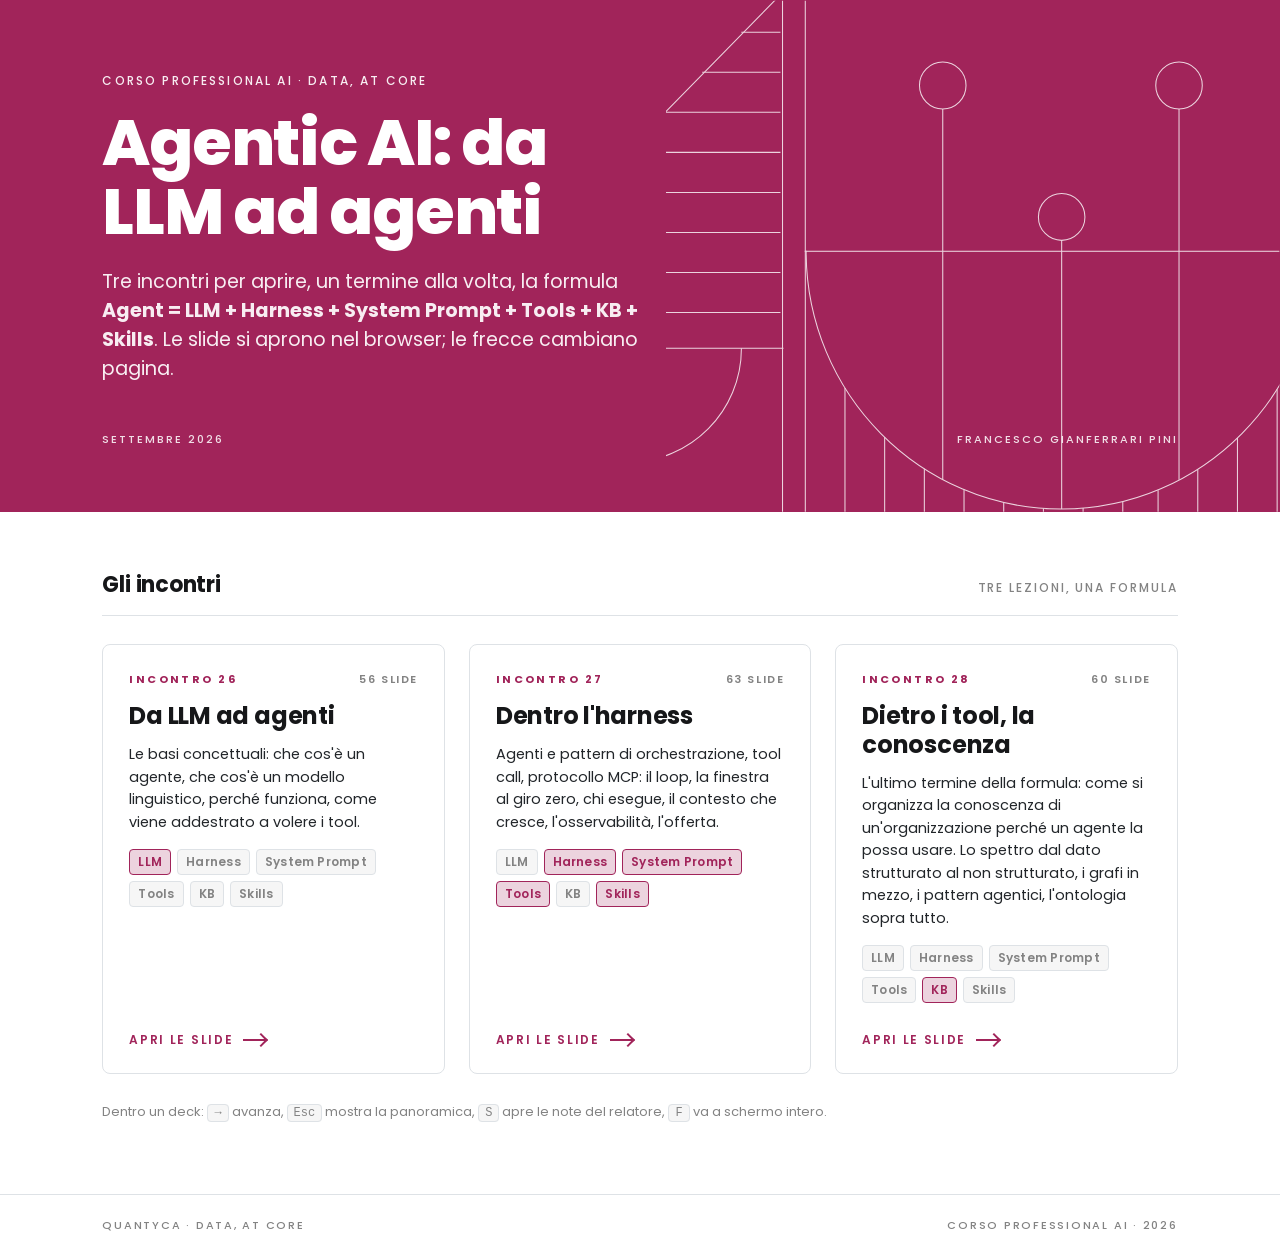
<file: index.html>
<!doctype html>
<html lang="it">
<head>
  <meta charset="utf-8">
  <meta name="viewport" content="width=device-width, initial-scale=1.0">
  <title>Corso Professional AI — Agentic AI</title>
  <meta name="description" content="Le slide degli incontri del Corso Professional AI dedicati all'Agentic AI: da LLM ad agenti, dentro l'harness, la conoscenza.">
  <link rel="icon" type="image/png" href="presentation-26/assets/images/logo.png">
  <style>
    @font-face { font-family: 'Poppins'; font-weight: 300; font-display: swap; src: url('presentation-26/assets/fonts/Poppins-Regular.ttf') format('truetype'); }
    @font-face { font-family: 'Poppins'; font-weight: 400; font-display: swap; src: url('presentation-26/assets/fonts/Poppins-Regular.ttf') format('truetype'); }
    @font-face { font-family: 'Poppins'; font-weight: 500; font-display: swap; src: url('presentation-26/assets/fonts/Poppins-Medium.ttf') format('truetype'); }
    @font-face { font-family: 'Poppins'; font-weight: 600; font-display: swap; src: url('presentation-26/assets/fonts/Poppins-SemiBold.ttf') format('truetype'); }
    @font-face { font-family: 'Poppins'; font-weight: 700; font-display: swap; src: url('presentation-26/assets/fonts/Poppins-Bold.ttf') format('truetype'); }
    @font-face { font-family: 'Poppins'; font-weight: 800; font-display: swap; src: url('presentation-26/assets/fonts/Poppins-ExtraBold.ttf') format('truetype'); }

    :root {
      --q-burgundy: #a1245a; --q-burgundy-hover: #cb2d71; --q-burgundy-tint: #ecd3de;
      --q-black: #161719; --q-teal: #1ab197; --q-yellow: #ffbe0b;
      --q-white: #ffffff; --q-grey: #f6f6f6; --q-greydark: #838383; --q-line: #dee2e6; --q-body: #212529;
      --radius: 8px;
    }
    * { box-sizing: border-box; }
    html, body { margin: 0; padding: 0; }
    body {
      font-family: 'Poppins', system-ui, -apple-system, 'Segoe UI', Roboto, sans-serif;
      color: var(--q-body); background: var(--q-white);
      -webkit-font-smoothing: antialiased; -moz-osx-font-smoothing: grayscale;
      min-height: 100vh; display: flex; flex-direction: column;
    }
    a { color: inherit; text-decoration: none; }

    /* ===== banda hero, come la copertina dei deck ===== */
    .hero {
      position: relative; overflow: hidden;
      background: var(--q-burgundy); color: var(--q-white);
      padding: 72px 8vw 64px;
    }
    .hero::before {
      content: ''; position: absolute; inset: 0 0 0 52%;
      background: url('presentation-26/assets/images/uploads/page-header.svg') right center / cover no-repeat;
      opacity: 0.8; pointer-events: none;
    }
    .hero > * { position: relative; z-index: 1; }
    .eyebrow {
      font-size: 12px; font-weight: 500; letter-spacing: 0.18em; text-transform: uppercase;
      margin: 0 0 18px; color: rgba(255,255,255,0.92);
    }
    .hero h1 {
      font-size: clamp(38px, 5.2vw, 64px); font-weight: 800; letter-spacing: -0.02em; line-height: 1.08;
      margin: 0; max-width: 14ch;
    }
    .hero p.lead {
      font-size: clamp(16px, 1.5vw, 20px); font-weight: 300; line-height: 1.5;
      margin: 22px 0 0; max-width: 46ch; color: rgba(255,255,255,0.92);
    }
    .hero .meta {
      display: flex; justify-content: space-between; gap: 24px; flex-wrap: wrap;
      margin-top: 48px; font-size: 11px; font-weight: 500; letter-spacing: 0.18em; text-transform: uppercase;
      color: rgba(255,255,255,0.85);
    }

    /* ===== i tre blocchi ===== */
    main { flex: 1; padding: 56px 8vw 72px; }
    .intro {
      display: flex; align-items: baseline; justify-content: space-between; gap: 24px; flex-wrap: wrap;
      margin: 0 0 28px; padding-bottom: 14px; border-bottom: 1px solid var(--q-line);
    }
    .intro h2 { font-size: 22px; font-weight: 700; letter-spacing: -0.01em; margin: 0; color: var(--q-black); }
    .intro span { font-size: 12px; font-weight: 500; letter-spacing: 0.16em; text-transform: uppercase; color: var(--q-greydark); }

    .grid { display: grid; grid-template-columns: repeat(3, 1fr); gap: 24px; }
    .card {
      position: relative; display: flex; flex-direction: column; gap: 12px;
      background: var(--q-white); border: 1px solid var(--q-line); border-radius: var(--radius);
      padding: 26px 26px 24px; min-height: 300px;
      transition: box-shadow 160ms ease-in-out, border-color 160ms ease-in-out, transform 160ms ease-in-out;
    }
    .card.link:hover { border-color: var(--q-burgundy); box-shadow: 0 0 0 1px var(--q-burgundy); transform: translateY(-2px); }
    .card .num {
      font-size: 11px; font-weight: 700; letter-spacing: 0.22em; text-transform: uppercase; color: var(--q-burgundy);
      display: flex; justify-content: space-between; align-items: center;
    }
    .card .num .state { font-weight: 600; letter-spacing: 0.14em; color: var(--q-greydark); }
    .card h3 { font-size: 24px; font-weight: 700; line-height: 1.2; letter-spacing: -0.01em; margin: 2px 0 0; color: var(--q-black); }
    .card p { font-size: 14.5px; line-height: 1.55; margin: 0; color: var(--q-body); }
    .card .cta {
      margin-top: auto; display: inline-flex; align-items: center; gap: 10px;
      font-size: 12px; font-weight: 600; letter-spacing: 0.14em; text-transform: uppercase; color: var(--q-burgundy);
      padding-top: 16px;
    }
    .card .cta .arrow { display: inline-block; width: 22px; height: 2px; background: currentColor; position: relative; transition: transform 200ms ease-in-out; }
    .card .cta .arrow::after {
      content: ''; position: absolute; right: -1px; top: -4px; width: 8px; height: 8px;
      border-top: 2px solid currentColor; border-right: 2px solid currentColor; transform: rotate(45deg);
    }
    .card.link:hover .cta .arrow { transform: translateX(4px); }

    .card.dark { background: var(--q-black); border-color: transparent; }
    .card.dark h3, .card.dark p { color: var(--q-white); }
    .card.dark .num { color: var(--q-yellow); }
    .card.dark .num .state { color: rgba(255,255,255,0.7); }
    .card.dark .cta { color: rgba(255,255,255,0.7); }
    .card.soon { cursor: default; }
    .card.soon .cta .arrow { display: none; }

    .card .formula {
      font-size: 12px; font-weight: 600; letter-spacing: 0.02em; color: var(--q-greydark);
      display: flex; flex-wrap: wrap; gap: 6px; margin-top: 4px;
    }
    .card .formula span { padding: 3px 8px; border-radius: 4px; background: var(--q-grey); border: 1px solid var(--q-line); }
    .card .formula span.on { background: var(--q-burgundy-tint); border-color: var(--q-burgundy); color: var(--q-burgundy); }
    .card.dark .formula span { background: rgba(255,255,255,0.08); border-color: rgba(255,255,255,0.18); color: rgba(255,255,255,0.7); }
    .card.dark .formula span.on { background: var(--q-yellow); border-color: var(--q-yellow); color: var(--q-black); }

    .hint { margin: 28px 0 0; font-size: 13px; line-height: 1.5; color: var(--q-greydark); }
    .hint kbd {
      font-family: 'SFMono-Regular', Menlo, Monaco, Consolas, monospace; font-size: 12px;
      background: var(--q-grey); border: 1px solid var(--q-line); border-radius: 4px; padding: 1px 6px;
    }

    footer {
      padding: 22px 8vw; border-top: 1px solid var(--q-line);
      display: flex; justify-content: space-between; gap: 24px; flex-wrap: wrap;
      font-size: 11px; font-weight: 500; letter-spacing: 0.16em; text-transform: uppercase; color: var(--q-greydark);
    }

    @media (max-width: 900px) {
      .grid { grid-template-columns: 1fr; }
      .card { min-height: 0; }
      .hero { padding: 56px 6vw 48px; }
      .hero::before { inset: 0 0 0 40%; opacity: 0.35; }
      main { padding: 40px 6vw 56px; }
    }
  </style>
</head>
<body>

  <header class="hero">
    <p class="eyebrow">Corso Professional AI · Data, at core</p>
    <h1>Agentic AI: da LLM ad agenti</h1>
    <p class="lead">Tre incontri per aprire, un termine alla volta, la formula <strong>Agent = LLM + Harness + System Prompt + Tools + KB + Skills</strong>. Le slide si aprono nel browser; le frecce cambiano pagina.</p>
    <div class="meta">
      <span>Settembre 2026</span>
      <span>Francesco Gianferrari Pini</span>
    </div>
  </header>

  <main>
    <div class="intro">
      <h2>Gli incontri</h2>
      <span>tre lezioni, una formula</span>
    </div>

    <div class="grid">
      <a class="card link" href="presentation-26/presentation.html">
        <div class="num"><span>Incontro 26</span><span class="state">56 slide</span></div>
        <h3>Da LLM ad agenti</h3>
        <p>Le basi concettuali: che cos'è un agente, che cos'è un modello linguistico, perché funziona, come viene addestrato a volere i tool.</p>
        <div class="formula">
          <span class="on">LLM</span><span>Harness</span><span>System Prompt</span><span>Tools</span><span>KB</span><span>Skills</span>
        </div>
        <span class="cta">Apri le slide <span class="arrow"></span></span>
      </a>

      <a class="card link" href="presentation-27/presentation.html">
        <div class="num"><span>Incontro 27</span><span class="state">63 slide</span></div>
        <h3>Dentro l'harness</h3>
        <p>Agenti e pattern di orchestrazione, tool call, protocollo MCP: il loop, la finestra al giro zero, chi esegue, il contesto che cresce, l'osservabilità, l'offerta.</p>
        <div class="formula">
          <span>LLM</span><span class="on">Harness</span><span class="on">System Prompt</span><span class="on">Tools</span><span>KB</span><span class="on">Skills</span>
        </div>
        <span class="cta">Apri le slide <span class="arrow"></span></span>
      </a>

      <a class="card link" href="presentation-28/presentation.html">
        <div class="num"><span>Incontro 28</span><span class="state">60 slide</span></div>
        <h3>Dietro i tool, la conoscenza</h3>
        <p>L'ultimo termine della formula: come si organizza la conoscenza di un'organizzazione perché un agente la possa usare. Lo spettro dal dato strutturato al non strutturato, i grafi in mezzo, i pattern agentici, l'ontologia sopra tutto.</p>
        <div class="formula">
          <span>LLM</span><span>Harness</span><span>System Prompt</span><span>Tools</span><span class="on">KB</span><span>Skills</span>
        </div>
        <span class="cta">Apri le slide <span class="arrow"></span></span>
      </a>
    </div>

    <p class="hint">Dentro un deck: <kbd>→</kbd> avanza, <kbd>Esc</kbd> mostra la panoramica, <kbd>S</kbd> apre le note del relatore, <kbd>F</kbd> va a schermo intero.</p>
  </main>

  <footer>
    <span>Quantyca · Data, at core</span>
    <span>Corso Professional AI · 2026</span>
  </footer>

</body>
</html>
</file>
